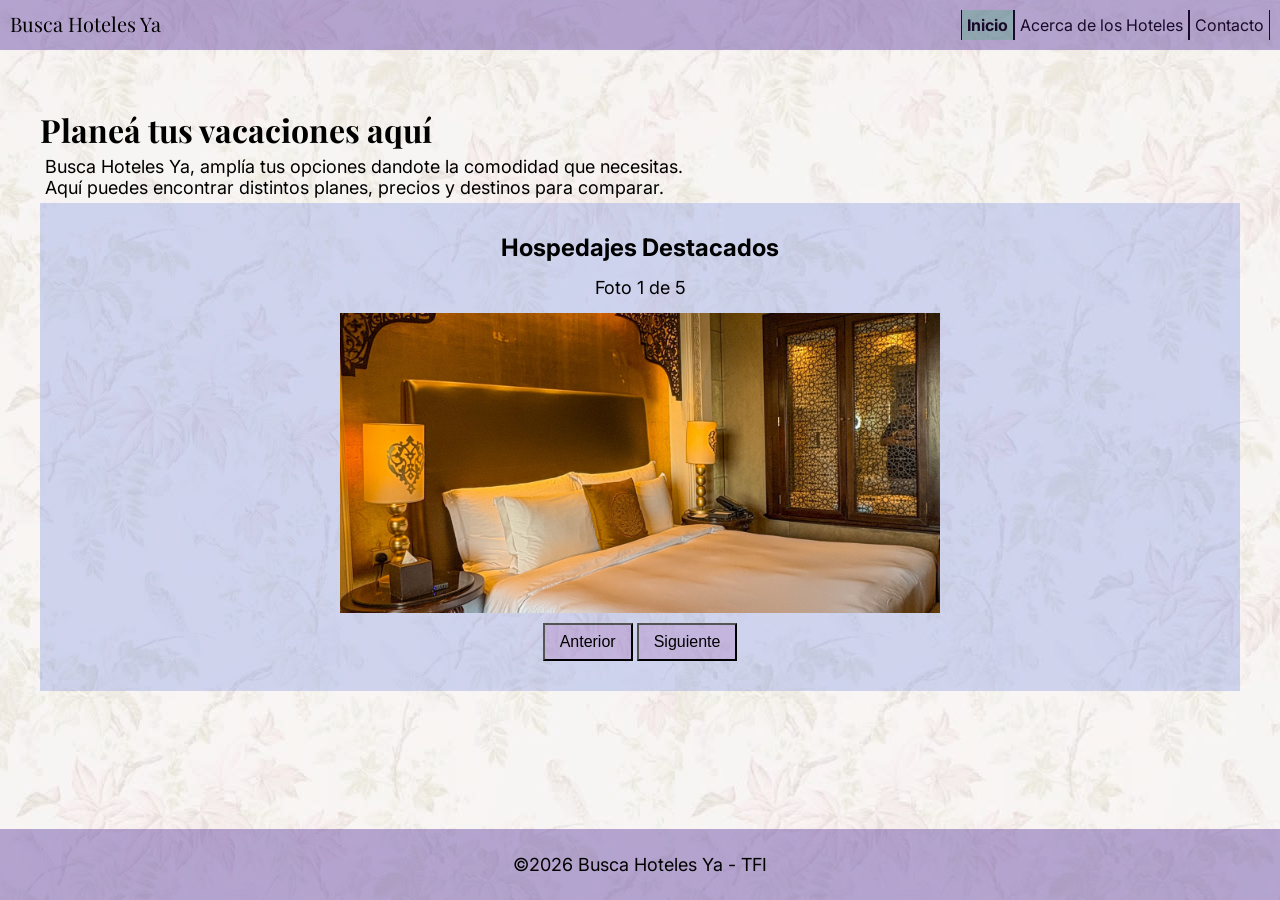
<file: index.html>
<!DOCTYPE html>
<html lang="es">
    <head>
        <meta charset="UTF-8">
        <meta name="viewport" content="width=device-width, initial-scale=1.0">
        <title>Inicio</title>
    <link rel="stylesheet" href="estilos.css">
    <link rel="preconnect" href="https://fonts.googleapis.com">
    <link rel="preconnect" href="https://fonts.gstatic.com" crossorigin>
    <link href="https://fonts.googleapis.com/css2?family=Inter:wght@400;600&family=Playfair+Display:wght@700&display=swap" rel="stylesheet">
    </head>
    <body>
    <header>
      
    <nav>
        <div class="logo"> Busca Hoteles Ya</div>
        <div class="enlaces">
            <a href="index.html" class="activa">Inicio</a>
            <a href="listahoteles.html">Acerca de los Hoteles</a>
            <a href="contacto.html">Contacto</a>
        </div>
    </nav>
</header>
    
<main>
    <div class="titulo"></div>
    <h1> Planeá tus vacaciones aquí</h1>
     
    <p> Busca Hoteles Ya, amplía tus opciones dandote la comodidad que necesitas.<br>
        Aquí puedes encontrar distintos planes, precios y destinos para comparar. </p>

    
    <section class="carrusel">
        <h2> Hospedajes Destacados</h2>
        <p id="contador"></p>
        <img id="imagen" src="./Imagenes/img1.jpg" alt="Img hotel 5 estrellas" >
      <div class="button">
        <button id="anterior" onclick="anterior()"> Anterior </button>
        <button id="siguiente" onclick="siguiente()"> Siguiente </button>
    
         <script src="./js/carrusel.js"></script>
    </div>
    </section>
</main>
    <footer>
        <p>©2026 Busca Hoteles Ya - TFI</p>
    </footer>
</body>
</html>
</file>
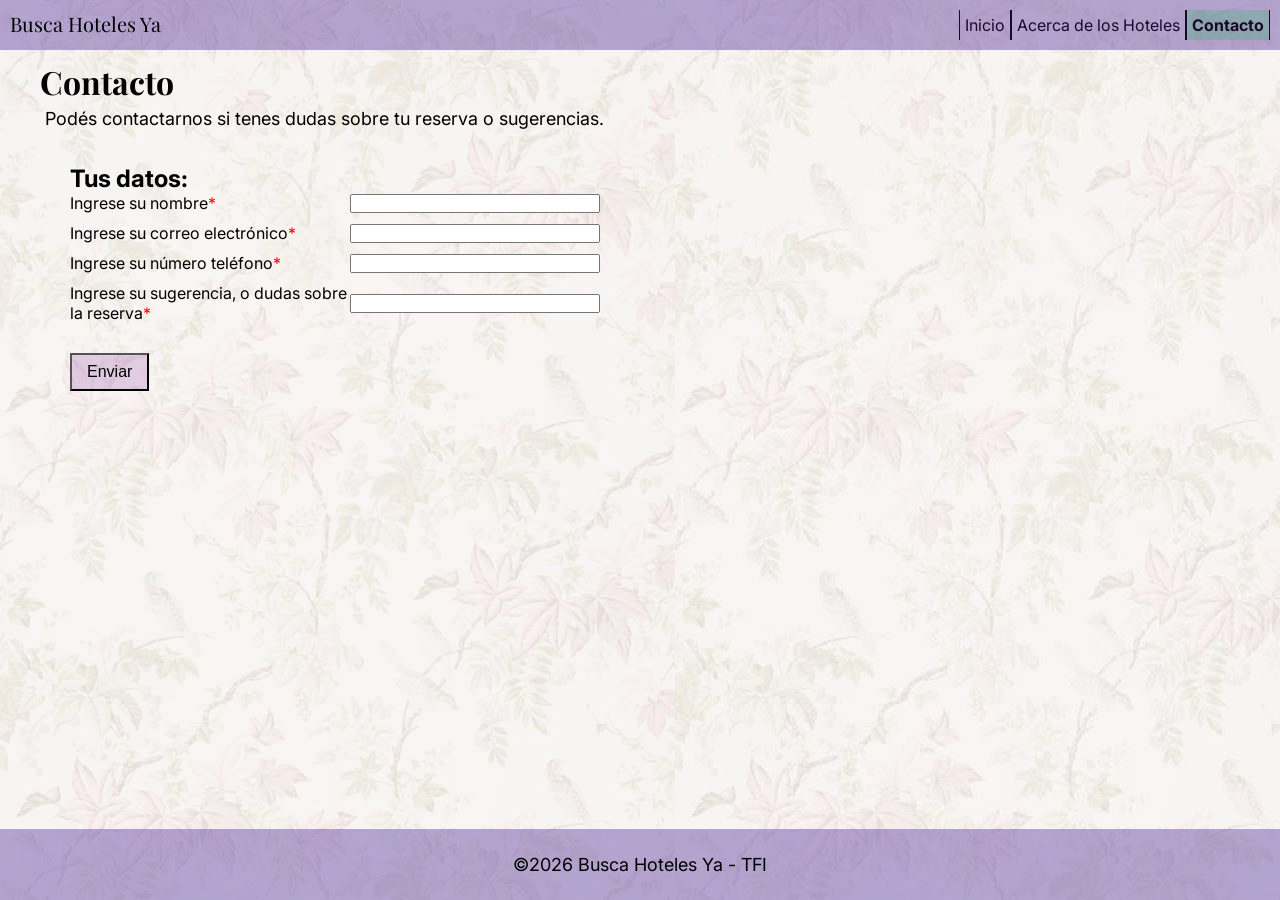
<file: contacto.html>
<!DOCTYPE html>
<html lang="es">
    <head>
         <meta charset="UTF-8">
        <meta name="viewport" content="width=device-width, initial-scale=1.0">
        <title>Contacto</title>
    <link rel="stylesheet" href="estilos.css">
    <link rel="preconnect" href="https://fonts.googleapis.com">
    <link rel="preconnect" href="https://fonts.gstatic.com" crossorigin>
    <link href="https://fonts.googleapis.com/css2?family=Inter:wght@400;600&family=Playfair+Display:wght@700&display=swap" rel="stylesheet">
    </head>

<body>
    <nav>
        <div class="logo"> Busca Hoteles Ya</div>
        <div class="enlaces">
            <a href="index.html">Inicio</a>
            <a href="listahoteles.html">Acerca de los Hoteles</a>
            <a href="contacto.html" class="activa">Contacto</a>
        </div>
    </nav>
    <main>
    <h1> Contacto</h1>
    <p>Podés contactarnos si tenes dudas sobre tu reserva o sugerencias.</p>
    <form action="" name="formContacto" onsubmit="validarForm(event)" novalidate>
        <div class="formulario">
        
        <section>
            <h2>Tus datos:</h2>
        <div class="campo">
            <label for="fname">Ingrese su nombre<span class="obligatorio">*</span></label>
            <input type="text" name="name" id="fname"  value="">
            <span id="errorName" class="error"></span>
        </div>
        <div class="campo">
            <label for="fcorreo">Ingrese su correo electrónico<span class="obligatorio">*</span></label>
            <input type="text" name="correo" id="fcorreo"><br>
            <span id="errorCorreo" class="error"></span>
        </div>
        <div class="campo">
            <label for="ftelefono">Ingrese su número teléfono<span class="obligatorio">*</span></label>
            <input type="tel" name="telefono" id="ftelefono"><br>
            <span id="errorTelefono" class="error"></span>
        </div>
        <div class="campo">
            <label for="fmensaje"> Ingrese su sugerencia, o dudas sobre la reserva<span class="obligatorio">*</span></label>
            <input type="text" name="mensaje" id="fmensaje">
            <span id="errorMensaje" class="error"></span>
        
        
        </div>
        <br>
        <div class="button">
        <button type="submit" >Enviar</button>
        </div>
        </section>
    </form>
</div>
    
    <div id="formResumen" class="resumen"></div> 
</main>
    <footer>
        <p>©2026 Busca Hoteles Ya - TFI</p>
    </footer>
    <script src="./js/formulario.js"></script>
</body>
</html>
</file>
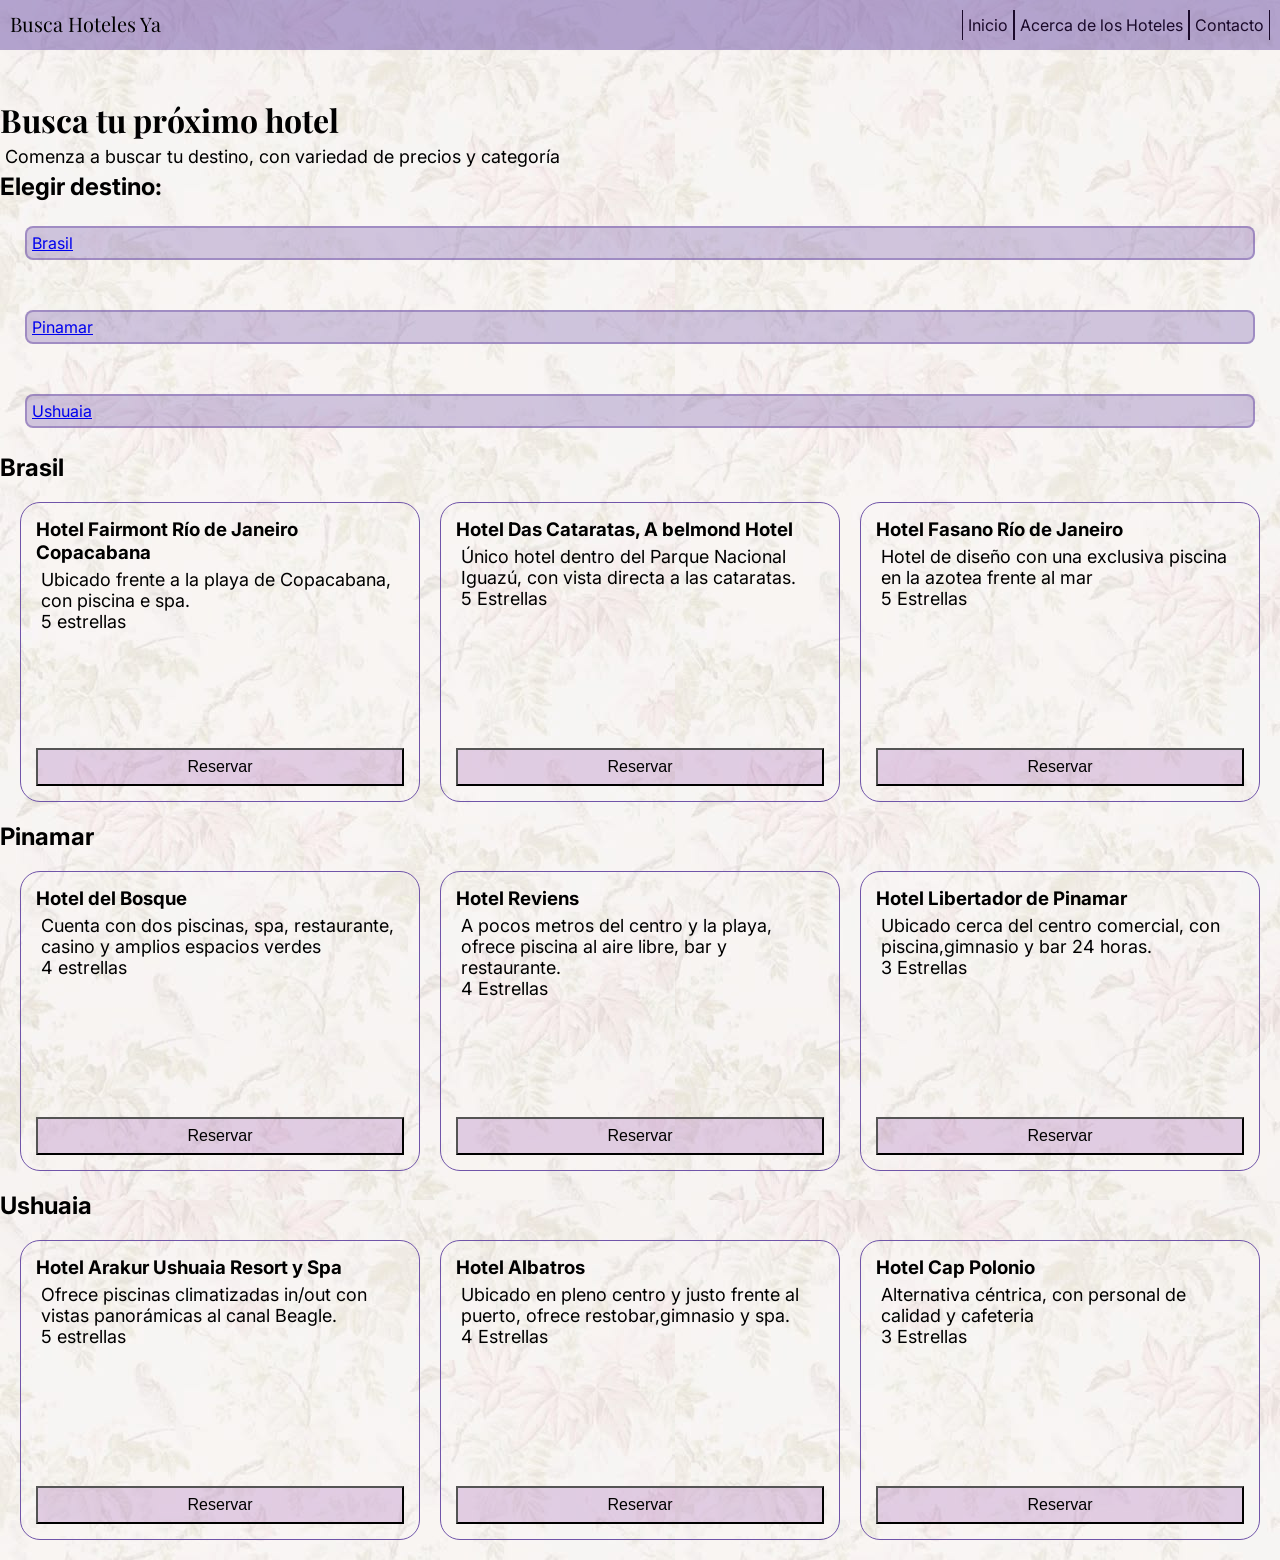
<file: hotelespag2.html>
<!DOCTYPE html>
<html lang="es">
    <head>
        <title> Hoteles</title>
    <link rel="stylesheet" href="estilos.css">
    <link rel="preconnect" href="https://fonts.googleapis.com">
    <link rel="preconnect" href="https://fonts.gstatic.com" crossorigin>
    <link href="https://fonts.googleapis.com/css2?family=Inter:wght@400;600&family=Playfair+Display:wght@700&display=swap" rel="stylesheet">
    </head>

<body>
    <nav>
        <div class="logo"> Busca Hoteles Ya</div>
        <div class="enlaces">
            <a href="iniciopag1.html">Inicio</a>
            <a href="hotelespag2.html">Acerca de los Hoteles</a>
            <a href="">Contacto</a>
        </div>
    </nav>
        <div class="titulo"></div>
    <h1> Busca tu próximo hotel</h1>
     </div>
    <p> Comenza a buscar tu destino, con variedad de precios y categoría </p>
    <h2> Elegir destino:</h2>
    <a href="#brasil" class="boton">Brasil</a>
    <a href="#pinamar" class="boton">Pinamar</a>
    <a href="#ushuaia" class="boton">Ushuaia</a>
   
    
    <div class="subtitulohotel">
    <h2 id="brasil">Brasil</h2>
    </div>

    <div class="hotelcontenedor">
     <div class="hotelcard">
       <h3> Hotel Fairmont Río de Janeiro Copacabana</h3>
       <p> Ubicado frente a la playa de Copacabana, con piscina e spa. <br> 5 estrellas</p>
       <button> Reservar</button>
    </div>

    
    <div class="hotelcard">
    <h3> Hotel Das Cataratas, A belmond Hotel </h3>
    <p> Único hotel dentro del Parque Nacional Iguazú, con vista directa a las cataratas.<br> 5 Estrellas</p>
    <button> Reservar</button>
</div>
    
    <div class="hotelcard">
    <h3> Hotel Fasano Río de Janeiro</h3>
    <p> Hotel de diseño con una exclusiva piscina en la azotea frente al mar<br> 5 Estrellas</p>
    <button> Reservar</button>
</div>
</div>
     <div class="subtitulohotel">
    <h2 id="pinamar">Pinamar</h2>
    </div>
    <div class="hotelcontenedor">
     <div class="hotelcard">
       <h3> Hotel del Bosque</h3>
       <p> Cuenta con dos piscinas, spa, restaurante, casino y amplios espacios verdes <br> 4 estrellas</p>
       <button> Reservar</button>
    </div>

    
    <div class="hotelcard">
    <h3> Hotel Reviens </h3>
    <p> A pocos metros del centro y la playa, ofrece piscina al aire libre, bar y restaurante.<br> 4 Estrellas</p>
    <button> Reservar</button>
</div>
    
    <div class="hotelcard">
    <h3> Hotel Libertador de Pinamar</h3>
    <p> Ubicado cerca del centro comercial, con piscina,gimnasio y bar 24 horas. <br> 3 Estrellas</p>
    <button> Reservar</button>
</div>
</div>
    <div class="subtitulohotel">
    <h2 id="ushuaia">Ushuaia</h2>
    </div>

    <div class="hotelcontenedor">
     <div class="hotelcard">
       <h3> Hotel Arakur Ushuaia Resort y Spa</h3>
       <p> Ofrece piscinas climatizadas in/out con vistas panorámicas al canal Beagle.  <br> 5 estrellas</p>
       <button> Reservar</button>
    </div>

    
    <div class="hotelcard">
    <h3> Hotel Albatros </h3>
    <p> Ubicado en pleno centro y justo frente al puerto, ofrece restobar,gimnasio y spa.<br> 4 Estrellas</p>
    <button> Reservar</button>
</div>
    
    <div class="hotelcard">
    <h3> Hotel Cap Polonio </h3>
    <p> Alternativa céntrica, con personal de calidad y cafeteria <br> 3 Estrellas</p>
    <button> Reservar</button>

</div>
    </body>
</html>
</file>
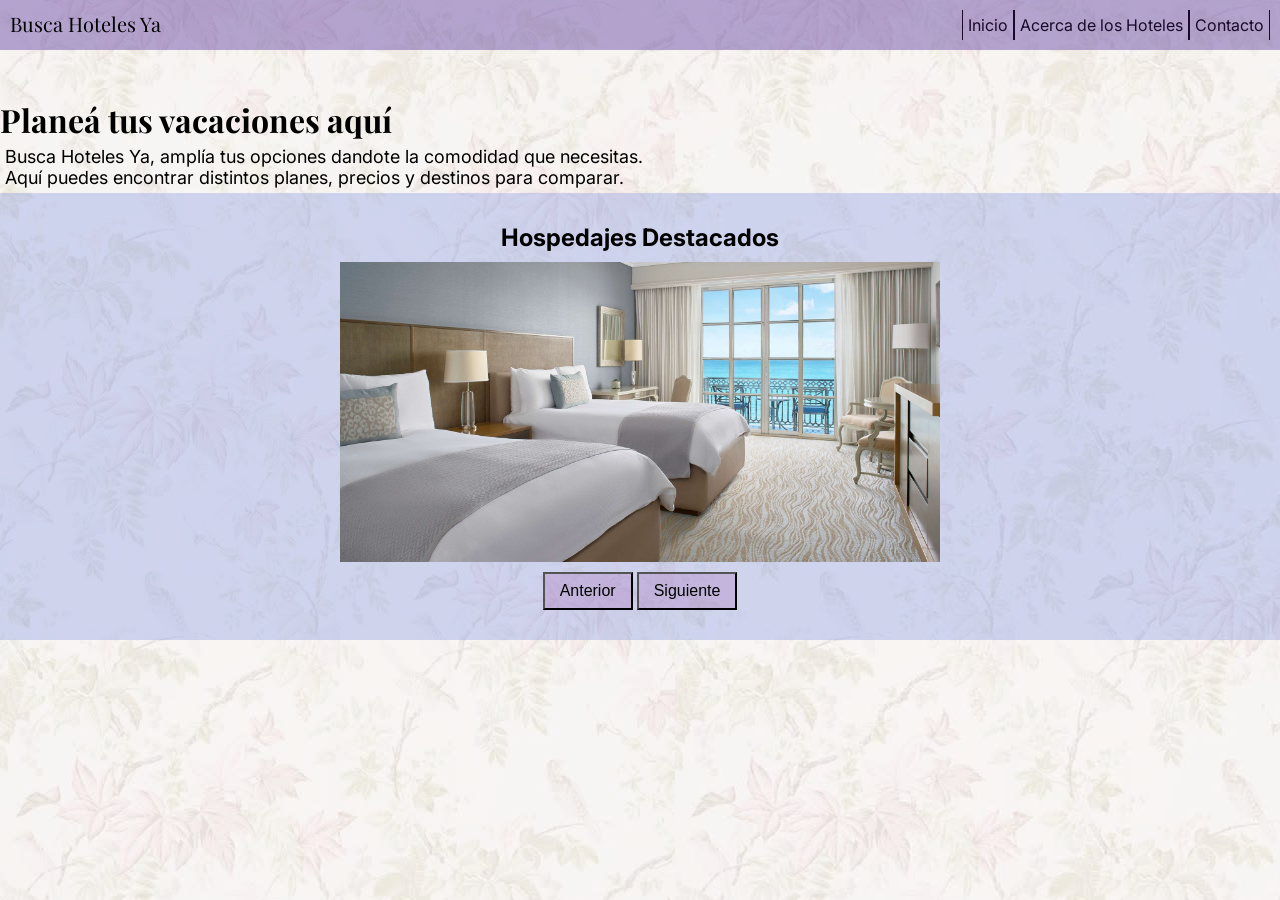
<file: iniciopag1.html>
<!DOCTYPE html>
<html lang="es">
    <head>
        <meta charset="UTF-8">
        <meta name="viewport" content="width=device-width, initial-scale=1.0">
        <title>Inicio</title>
    <link rel="stylesheet" href="estilos.css">
    <link rel="preconnect" href="https://fonts.googleapis.com">
    <link rel="preconnect" href="https://fonts.gstatic.com" crossorigin>
    <link href="https://fonts.googleapis.com/css2?family=Inter:wght@400;600&family=Playfair+Display:wght@700&display=swap" rel="stylesheet">
    </head>
    <body>
    <nav>
        <div class="logo"> Busca Hoteles Ya</div>
        <div class="enlaces">
            <a href="iniciopag1.html" id="activa">Inicio</a>
            <a href="hotelespag2.html" id="activa">Acerca de los Hoteles</a>
            <a href="">Contacto</a>
        </div>
    </nav>
    </body>
    <div class="titulo"></div>
    <h1> Planeá tus vacaciones aquí</h1>
     </div>
    <p> Busca Hoteles Ya, amplía tus opciones dandote la comodidad que necesitas.<br>
        Aquí puedes encontrar distintos planes, precios y destinos para comparar. </p>

    
    <div class="carrusel">
        <h2> Hospedajes Destacados</h2>
        <img id="imagen" src="./imageness/img1.jpg" alt="Imagen 1" width="500px" height="400px">
      <div class="botones">
        <button id="anterior" onclick="anterior()"> Anterior </button>
        <button id="siguiente" onclick="siguiente()"> Siguiente </button>
    </div>
    </div>
    <script src="./carrusel.js"></script>


</html>
</file>
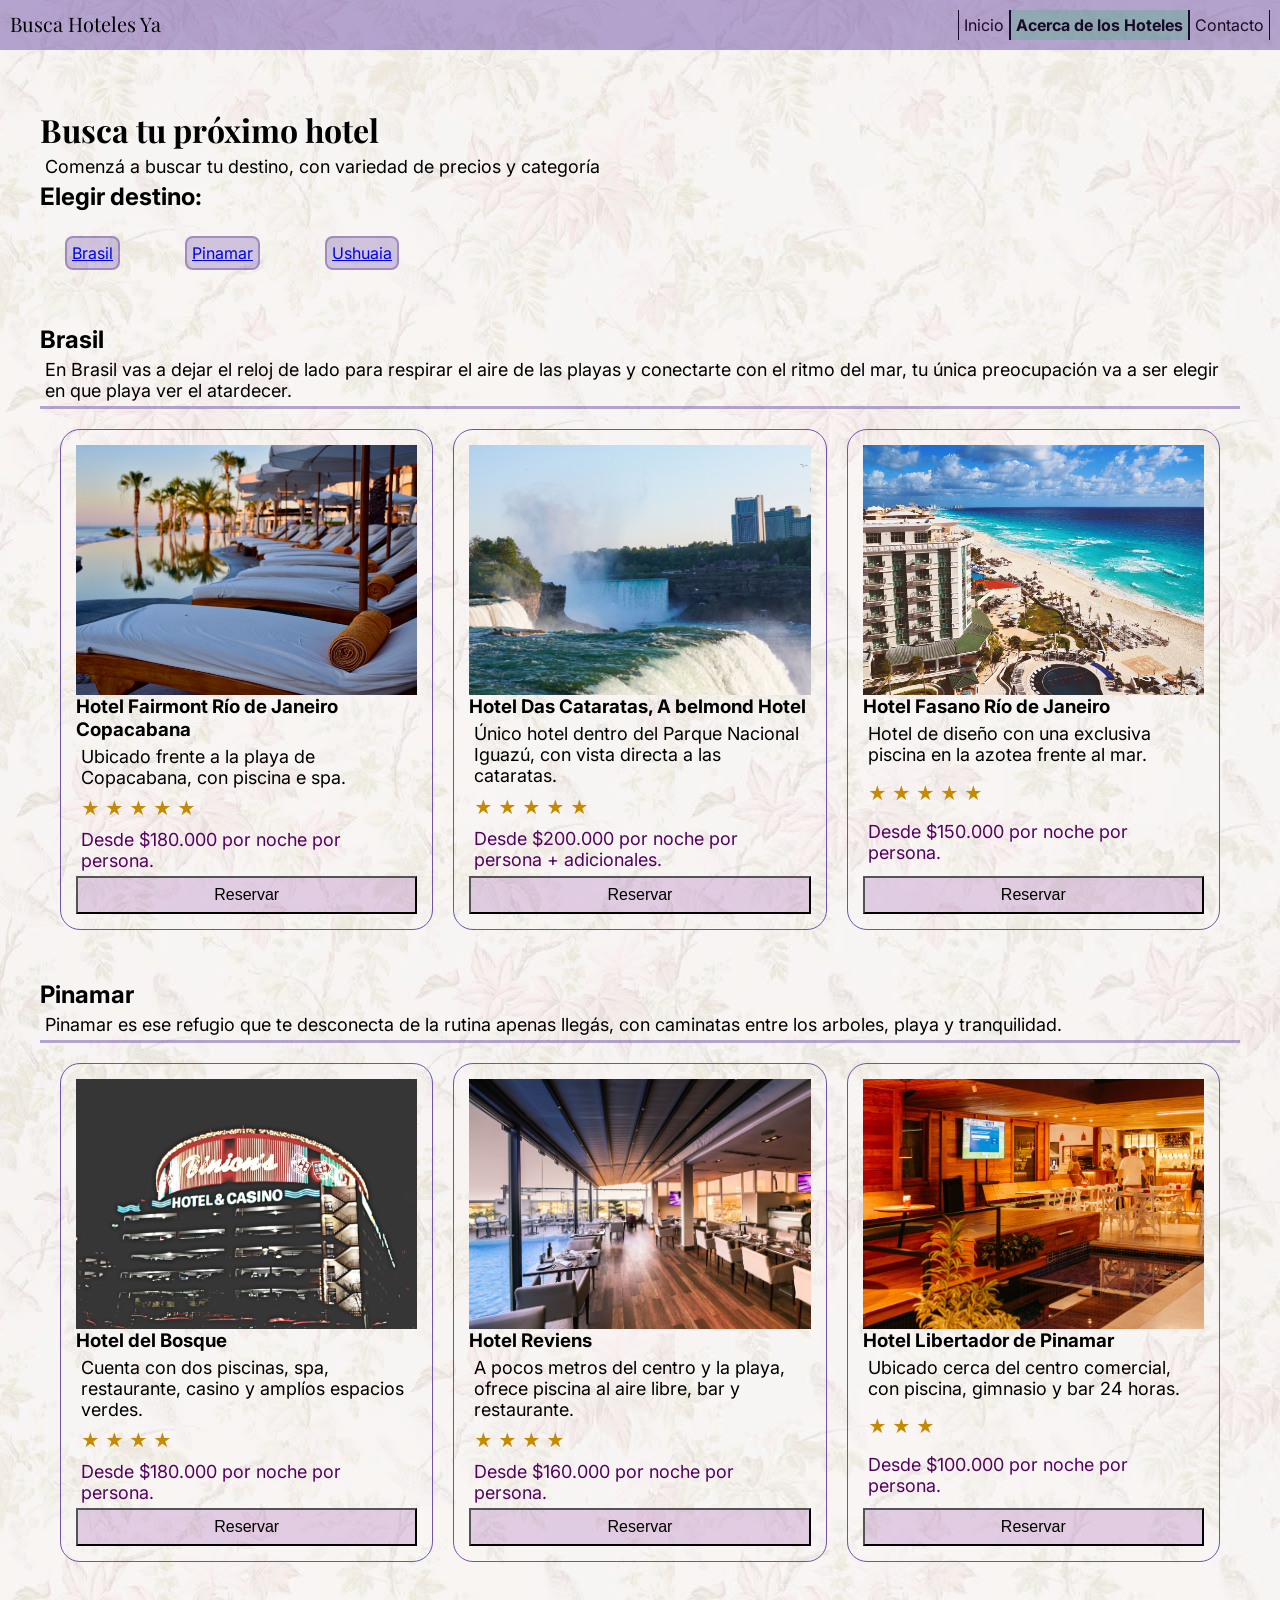
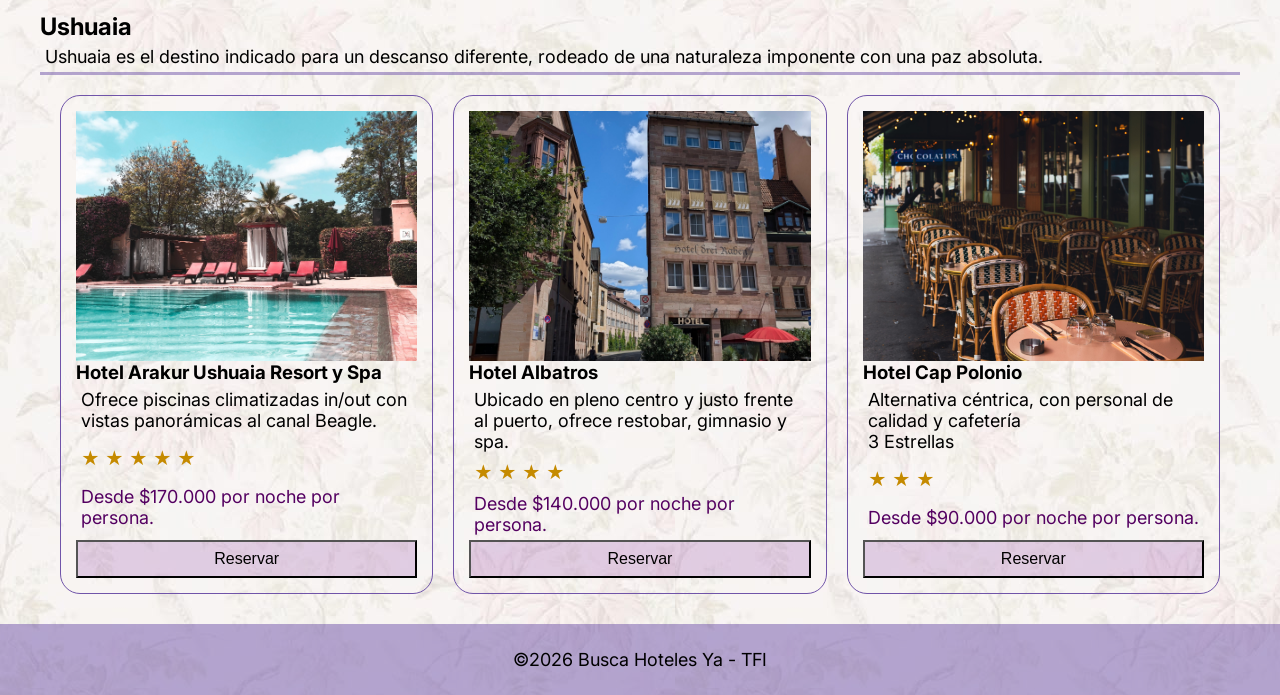
<file: listahoteles.html>
<!DOCTYPE html>
<html lang="es">
    <head>
         <meta charset="UTF-8">
        <meta name="viewport" content="width=device-width, initial-scale=1.0">
        <title> Hoteles</title>
    <link rel="stylesheet" href="estilos.css">
    <link rel="preconnect" href="https://fonts.googleapis.com">
    <link rel="preconnect" href="https://fonts.gstatic.com" crossorigin>
    <link href="https://fonts.googleapis.com/css2?family=Inter:wght@400;600&family=Playfair+Display:wght@700&display=swap" rel="stylesheet">
    </head>

<body>
    <nav>
        <div class="logo"> Busca Hoteles Ya</div>
        <div class="enlaces">
            <a href="index.html">Inicio</a>
            <a href="listahoteles.html" class="activa">Acerca de los Hoteles</a>
            <a href="contacto.html">Contacto</a>
        </div>
    </nav>
    <main>
        <div class="titulo"></div>
    <h1> Busca tu próximo hotel</h1>
    <p> Comenzá a buscar tu destino, con variedad de precios y categoría </p>
    
    
    <h2> Elegir destino:</h2>
    <div class="destinos">
    <a href="#brasil" class="boton">Brasil</a>
    <a href="#pinamar" class="boton">Pinamar</a>
    <a href="#ushuaia" class="boton">Ushuaia</a>
    </div>
    
    
    <section>
    <div class="subtitulodestino">
    <h2 id="brasil">Brasil</h2>
    <p>En Brasil vas a dejar el reloj de lado para respirar el aire de las playas y conectarte con el ritmo del mar, tu única preocupación va a ser elegir en que playa ver el atardecer.</p>
    </div>

    <div class="hotelcontenedor">
     
        <article class="hotelcard">
            <img src="./Imagenes/hotel1.jpg" alt="Hotel frente a la playa, con palmeras y paisaje">
       <h3> Hotel Fairmont Río de Janeiro Copacabana</h3>
       <p> Ubicado frente a la playa de Copacabana, con piscina e spa.</p>
       <p class="estrellas">&#9733 &#9733 &#9733 &#9733 &#9733</p>
       <p class="precio">Desde $180.000 por noche por persona.</p>
       <button> Reservar</button>
    </article>

    
    <article class="hotelcard">
        <img src="./Imagenes/hotel2.jpg" alt="Hotel con vista a las cataratas">
    <h3> Hotel Das Cataratas, A belmond Hotel </h3>
    <p> Único hotel dentro del Parque Nacional Iguazú, con vista directa a las cataratas.</p>
    <p class="estrellas">&#9733 &#9733 &#9733 &#9733 &#9733</p>
    <p class="precio"> Desde $200.000 por noche por persona + adicionales.</p>
    <button> Reservar</button>
</article>
    
    <article class="hotelcard">
        <img src="./Imagenes/hotel3.jpg" alt="Hotel con azotea y vista al mar">
    <h3> Hotel Fasano Río de Janeiro</h3> 
    <p> Hotel de diseño con una exclusiva piscina en la azotea frente al mar.</p>
    <p class="estrellas">&#9733 &#9733 &#9733 &#9733 &#9733</p>
    <p class="precio"> Desde $150.000 por noche por persona.</p>
    <button> Reservar</button>
</article>
</div>
     <div class="subtitulodestino">
    <h2 id="pinamar">Pinamar</h2>
    <p>Pinamar es ese refugio que te desconecta de la rutina apenas llegás, con caminatas entre los arboles, playa y tranquilidad.</p>

    </div>
    
    <div class="hotelcontenedor">
     <article class="hotelcard">
        <img src="./Imagenes/hotel4.jpg" alt="Hotel con casino">
       <h3> Hotel del Bosque</h3>
       <p> Cuenta con dos piscinas, spa, restaurante, casino y amplíos espacios verdes.</p>
       <p class="estrellas">&#9733 &#9733 &#9733 &#9733 </p>
       <p class="precio"> Desde $180.000 por noche por persona.</p>
       <button> Reservar</button>
    </article>

    
    <article class="hotelcard">
    <img src="./Imagenes/hotel5.jpg" alt="Hotel con piscina y bar,restaurante">
     <h3> Hotel Reviens </h3>
    <p> A pocos metros del centro y la playa, ofrece piscina al aire libre, bar y restaurante.</p>
    <p class="estrellas">&#9733 &#9733 &#9733 &#9733 </p>
    <p class="precio">Desde $160.000 por noche por persona.</p>
    <button> Reservar</button>
</article>
    
    <article class="hotelcard">
        <img src="./Imagenes/hotel6.jpg" alt="Hotel con bar 24/7">
    <h3> Hotel Libertador de Pinamar</h3>
    <p> Ubicado cerca del centro comercial, con piscina, gimnasio y bar 24 horas.</p>
    <p class="estrellas">&#9733 &#9733 &#9733 </p>
    <p class="precio">Desde $100.000 por noche por persona.</p>
    <button> Reservar</button>
</article>
</div>
    <div class="subtitulodestino">
    <h2 id="ushuaia">Ushuaia</h2>
    <p>Ushuaia es el destino indicado para un descanso diferente, rodeado de una naturaleza imponente con una paz absoluta.</p>
    </div>

    <div class="hotelcontenedor">
     <article class="hotelcard">
        <img src="./Imagenes/hotel7.jpg" alt="Hotel con piscina climatizada">
       <h3> Hotel Arakur Ushuaia Resort y Spa</h3>
       <p> Ofrece piscinas climatizadas in/out con vistas panorámicas al canal Beagle.</p>
       <p class="estrellas">&#9733 &#9733 &#9733 &#9733 &#9733</p>
       <p class="precio">Desde $170.000 por noche por persona.</p>
      
       <button> Reservar</button>
    </article>

    
    <article class="hotelcard">
        <img src="./Imagenes/hotel8.jpg" alt="Hotel en el centro">
    <h3> Hotel Albatros </h3>
    <p> Ubicado en pleno centro y justo frente al puerto, ofrece restobar, gimnasio y spa.</p>
    <p class="estrellas">&#9733 &#9733 &#9733 &#9733 </p>
    <p class="precio">Desde $140.000 por noche por persona.</p>
    <button> Reservar</button>
</article>
    
    <article class="hotelcard">
        <img src="./Imagenes/hotel9.jpg" alt="Hotel con cafetería">
    <h3> Hotel Cap Polonio </h3>
    <p> Alternativa céntrica, con personal de calidad y cafetería <br> 3 Estrellas</p>
    <p class="estrellas">&#9733 &#9733 &#9733 </p>
    <p class="precio">Desde $90.000 por noche por persona.</p>
    <button> Reservar</button>
    </article>
</section>
</div>
</div>
</main>
<footer>
        <p>©2026 Busca Hoteles Ya - TFI</p>
    </footer>
    </body>
</html>
</file>
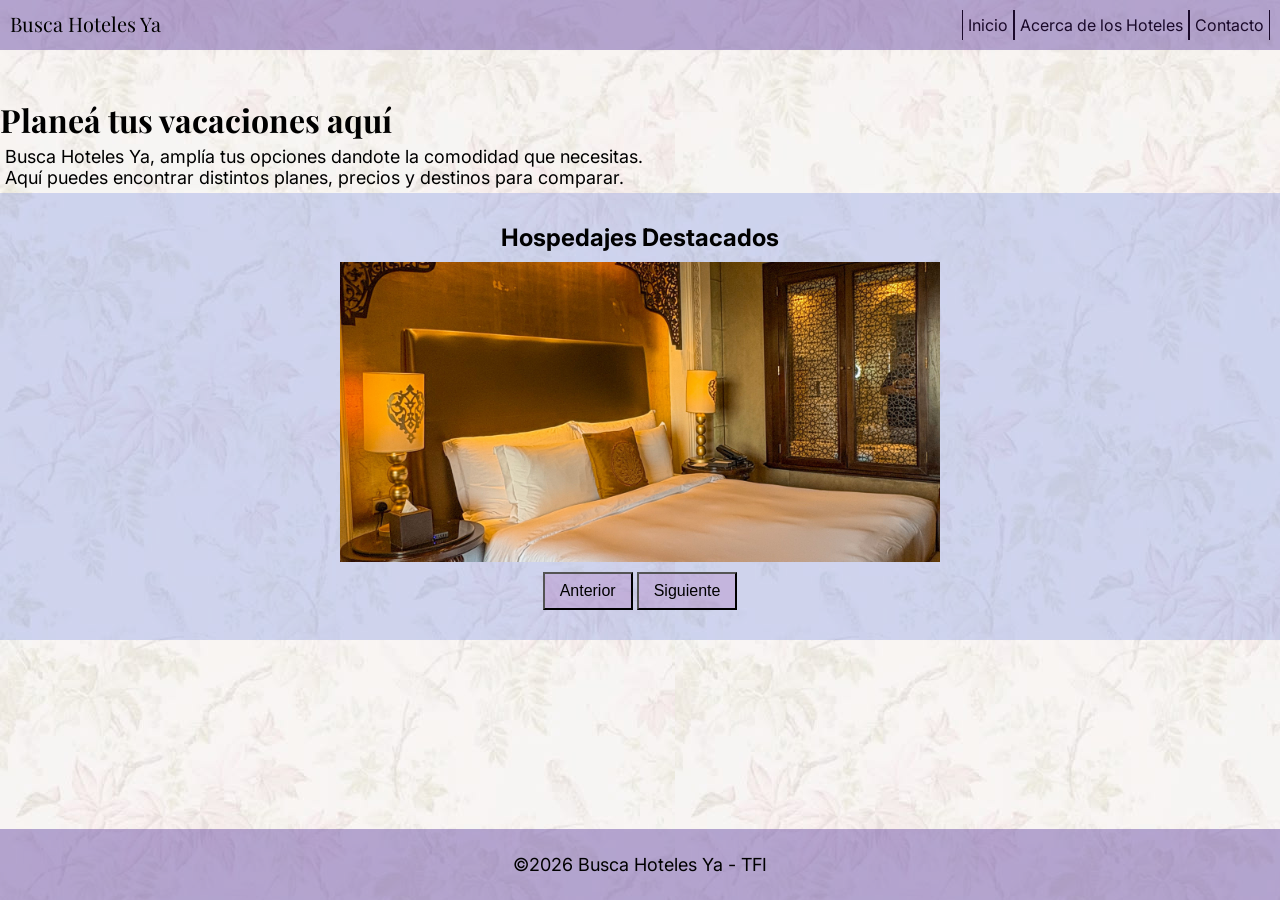
<file: pag1.html>
<!DOCTYPE html>
<html lang="es">
    <head>
        <meta charset="UTF-8">
        <meta name="viewport" content="width=device-width, initial-scale=1.0">
        <title>Inicio</title>
    <link rel="stylesheet" href="estilos.css">
    <link rel="preconnect" href="https://fonts.googleapis.com">
    <link rel="preconnect" href="https://fonts.gstatic.com" crossorigin>
    <link href="https://fonts.googleapis.com/css2?family=Inter:wght@400;600&family=Playfair+Display:wght@700&display=swap" rel="stylesheet">
    </head>
    <body>
    <nav>
        <div class="logo"> Busca Hoteles Ya</div>
        <div class="enlaces">
            <a href="pag1.html" id="activa">Inicio</a>
            <a href="pag2.html" id="activa">Acerca de los Hoteles</a>
            <a href="pag3.html">Contacto</a>
        </div>
    </nav>
   

    <div class="titulo"></div>
    <h1> Planeá tus vacaciones aquí</h1>
     
    <p> Busca Hoteles Ya, amplía tus opciones dandote la comodidad que necesitas.<br>
        Aquí puedes encontrar distintos planes, precios y destinos para comparar. </p>

    
    <div class="carrusel">
        <h2> Hospedajes Destacados</h2>
        <img id="imagen" src="./imageness/img1.jpg" alt="Imagen 1" width="500px" height="400px">
      <div class="botones">
        <button id="anterior" onclick="anterior()"> Anterior </button>
        <button id="siguiente" onclick="siguiente()"> Siguiente </button>
    
    <script src="./js/carrusel.js"></script>
    </div>
    </div>
    <footer>
        <p>©2026 Busca Hoteles Ya - TFI</p>
    </footer>
</body>
</html>
</file>
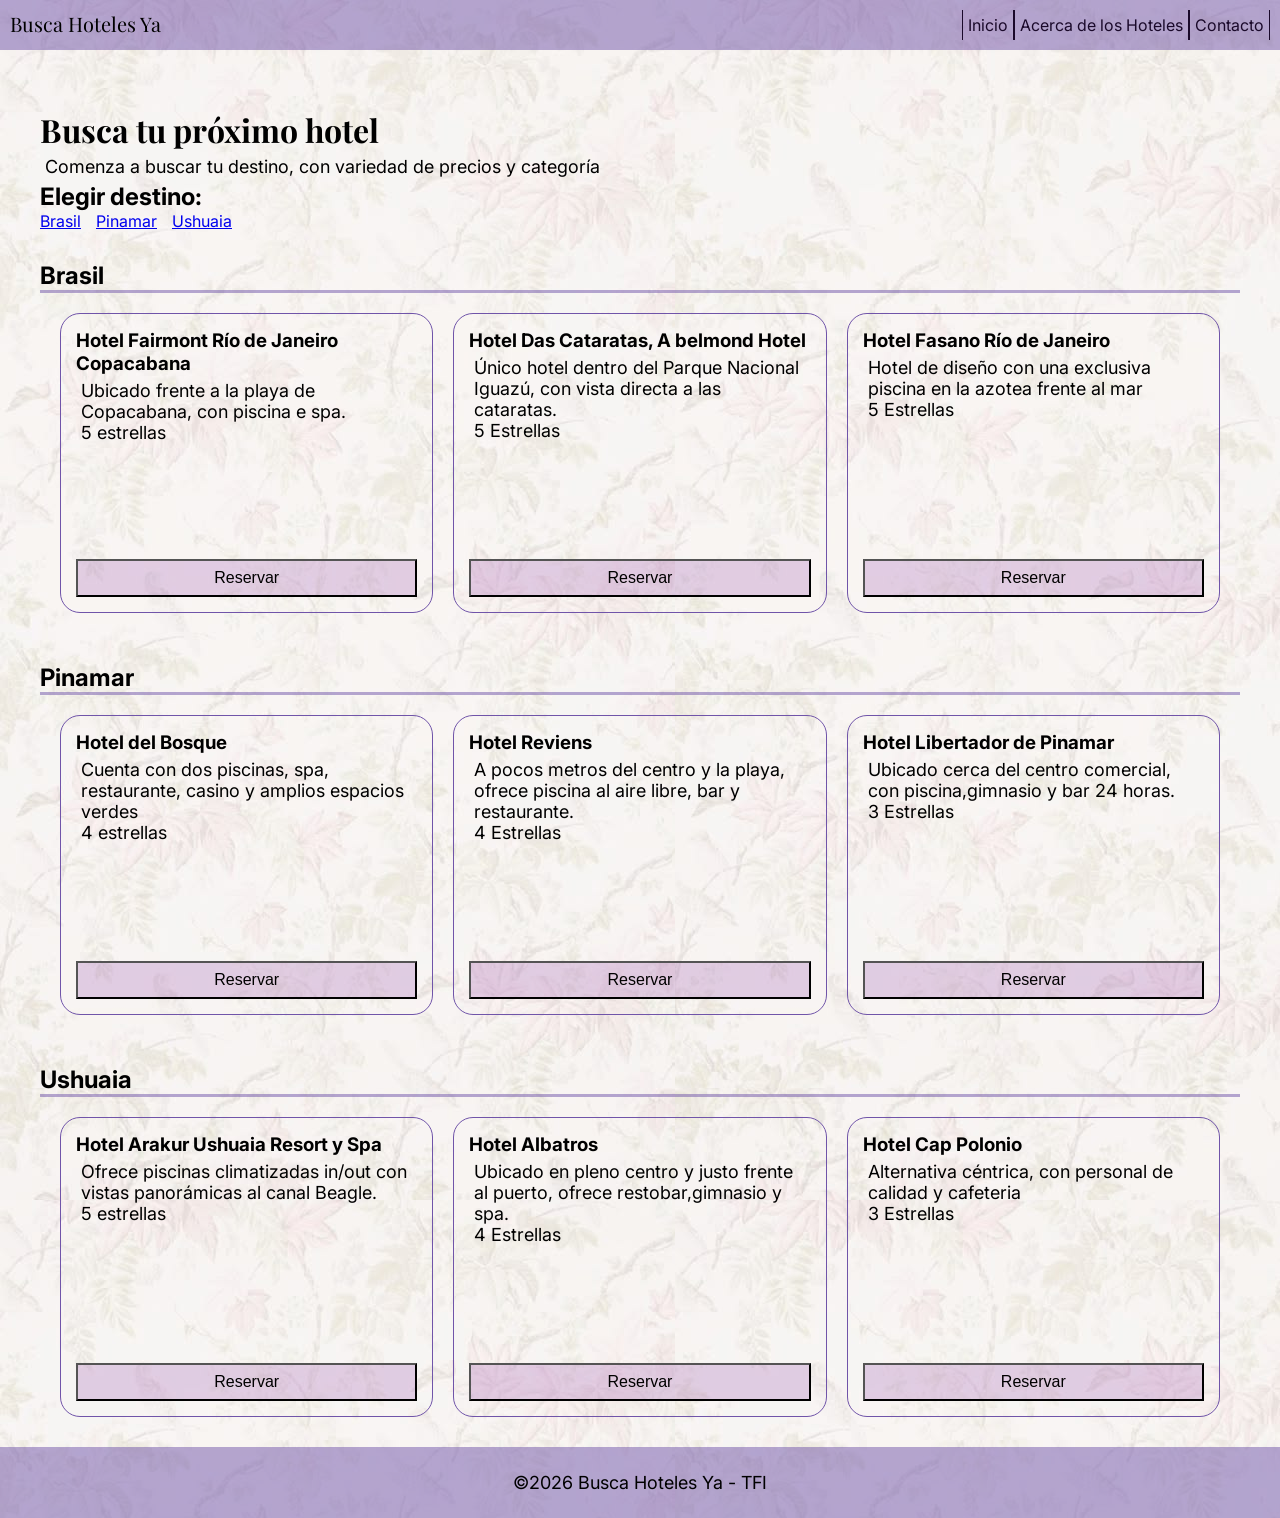
<file: pag2.html>
<!DOCTYPE html>
<html lang="es">
    <head>
        <title> Hoteles</title>
    <link rel="stylesheet" href="estilos.css">
    <link rel="preconnect" href="https://fonts.googleapis.com">
    <link rel="preconnect" href="https://fonts.gstatic.com" crossorigin>
    <link href="https://fonts.googleapis.com/css2?family=Inter:wght@400;600&family=Playfair+Display:wght@700&display=swap" rel="stylesheet">
    </head>

<body>
    <nav>
        <div class="logo"> Busca Hoteles Ya</div>
        <div class="enlaces">
            <a href="index.html">Inicio</a>
            <a href="pag2.html">Acerca de los Hoteles</a>
            <a href="pag3.html">Contacto</a>
        </div>
    </nav>
    <main>
        <div class="titulo"></div>
    <h1> Busca tu próximo hotel</h1>
     </div>
    <p> Comenza a buscar tu destino, con variedad de precios y categoría </p>
    
    
    <h2> Elegir destino:</h2>
    <div class="destinos">
    <a href="#brasil" id="boton">Brasil</a>
    <a href="#pinamar" id="boton">Pinamar</a>
    <a href="#ushuaia" id="boton">Ushuaia</a>
    </div>
    
    
    <section>
    <div class="subtitulodestino">
    <h2 id="brasil">Brasil</h2>
    </div>

    <div class="hotelcontenedor">
     
        <article class="hotelcard">
       <h3> Hotel Fairmont Río de Janeiro Copacabana</h3>
       <p> Ubicado frente a la playa de Copacabana, con piscina e spa. <br> 5 estrellas</p>
       <button> Reservar</button>
    </article>

    
    <article class="hotelcard">
    <h3> Hotel Das Cataratas, A belmond Hotel </h3>
    <p> Único hotel dentro del Parque Nacional Iguazú, con vista directa a las cataratas.<br> 5 Estrellas</p>
    <button> Reservar</button>
</article>
    
    <article class="hotelcard">
    <h3> Hotel Fasano Río de Janeiro</h3>
    <p> Hotel de diseño con una exclusiva piscina en la azotea frente al mar<br> 5 Estrellas</p>
    <button> Reservar</button>
</article>
</div>
     <div class="subtitulodestino">
    <h2 id="pinamar">Pinamar</h2>
    </div>
    
    <div class="hotelcontenedor">
     <article class="hotelcard">
       <h3> Hotel del Bosque</h3>
       <p> Cuenta con dos piscinas, spa, restaurante, casino y amplios espacios verdes <br> 4 estrellas</p>
       <button> Reservar</button>
    </article>

    
    <article class="hotelcard">
    <h3> Hotel Reviens </h3>
    <p> A pocos metros del centro y la playa, ofrece piscina al aire libre, bar y restaurante.<br> 4 Estrellas</p>
    <button> Reservar</button>
</article>
    
    <article class="hotelcard">
    <h3> Hotel Libertador de Pinamar</h3>
    <p> Ubicado cerca del centro comercial, con piscina,gimnasio y bar 24 horas. <br> 3 Estrellas</p>
    <button> Reservar</button>
</article>
</div>
    <div class="subtitulodestino">
    <h2 id="ushuaia">Ushuaia</h2>
    </div>

    <div class="hotelcontenedor">
     <article class="hotelcard">
       <h3> Hotel Arakur Ushuaia Resort y Spa</h3>
       <p> Ofrece piscinas climatizadas in/out con vistas panorámicas al canal Beagle.  <br> 5 estrellas</p>
       <button> Reservar</button>
    </article>

    
    <article class="hotelcard">
    <h3> Hotel Albatros </h3>
    <p> Ubicado en pleno centro y justo frente al puerto, ofrece restobar,gimnasio y spa.<br> 4 Estrellas</p>
    <button> Reservar</button>
</article>
    
    <article class="hotelcard">
    <h3> Hotel Cap Polonio </h3>
    <p> Alternativa céntrica, con personal de calidad y cafeteria <br> 3 Estrellas</p>
    <button> Reservar</button>
    
</section>
</div>
</div>
</main>
<footer>
        <p>©2026 Busca Hoteles Ya - TFI</p>
    </footer>
    </body>
</html>
</file>
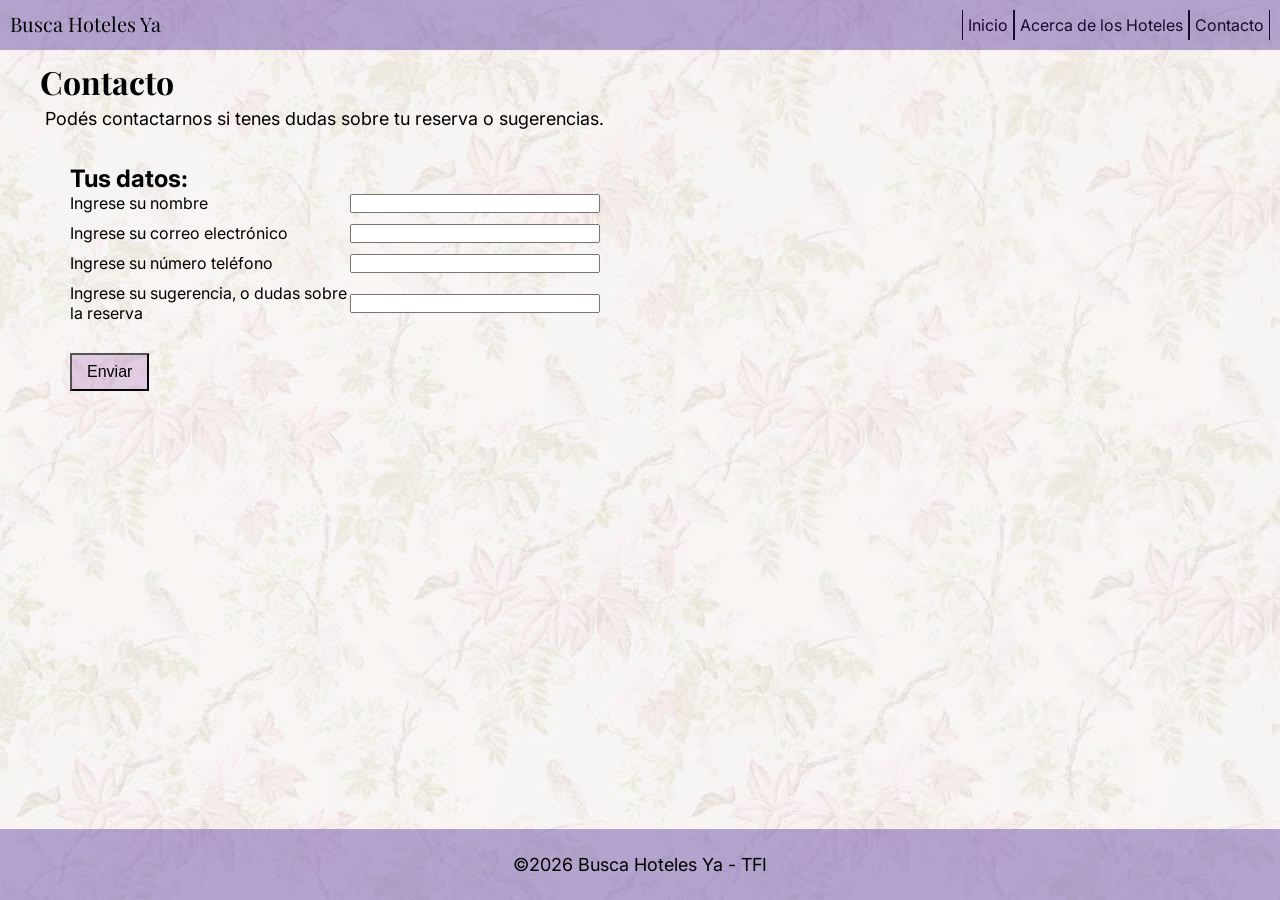
<file: pag3.html>
<!DOCTYPE html>
<html lang="es">
    <head>
        <title>Contacto</title>
    <link rel="stylesheet" href="estilos.css">
    <link rel="preconnect" href="https://fonts.googleapis.com">
    <link rel="preconnect" href="https://fonts.gstatic.com" crossorigin>
    <link href="https://fonts.googleapis.com/css2?family=Inter:wght@400;600&family=Playfair+Display:wght@700&display=swap" rel="stylesheet">
    </head>

<body>
    <nav>
        <div class="logo"> Busca Hoteles Ya</div>
        <div class="enlaces">
            <a href="index.html">Inicio</a>
            <a href="pag2.html">Acerca de los Hoteles</a>
            <a href="pag3.html">Contacto</a>
        </div>
    </nav>
    <main>
    <h1> Contacto</h1>
    <p>Podés contactarnos si tenes dudas sobre tu reserva o sugerencias.</p>
    <form action="" name="formContacto" onsubmit="validarForm(event)" novalidate>
        <div class="formulario">
        
        <section>
            <h2>Tus datos:</h2>
        <div class="campo">
            <label for="fname">Ingrese su nombre</label>
            <input type="text" name="name" id="fname"  value="">
            <span id="errorName" class="error"></span>
        </div>
        <div class="campo">
            <label for="fcorreo">Ingrese su correo electrónico</label>
            <input type="text" name="correo" id="fcorreo"><br>
            <span id="errorCorreo" class="error"></span>
        </div>
        <div class="campo">
            <label for="ftelefono">Ingrese su número teléfono</label>
            <input type="tel" name="telefono" id="ftelefono"><br>
            <span id="errorTelefono" class="error"></span>
        </div>
        <div class="campo">
            <label for="fmensaje"> Ingrese su sugerencia, o dudas sobre la reserva</label>
            <input type="text" name="mensaje" id="fmensaje">
            <span id="errorMensaje" class="error"></span>
        
        
        </div>
        <br>
        <div class="button">
        <button type="submit" >Enviar</button>
        </div>
        </section>
    </form>
</div>
    
    <div id="formResumen" class="resumen"></div> 
</main>
    <footer>
        <p>©2026 Busca Hoteles Ya - TFI</p>
    </footer>
    <script src="./js/formulario.js"></script>
</body>
</html>
</file>
<file: estilos.css>
*{
    margin:0;
    padding: 0;
    box-sizing:border-box;

}
nav{
    display:flex;
    padding:10px;
    background-color:rgba(112, 84, 169,0.5);
}
div.logo{
    font-size: 20px;
    flex-basis:200px;

}
.titulo {
  padding: 24px;
  margin: 0;
}
.enlaces{
    flex:1;
    display: flex;
    justify-content:flex-end;
}
.enlaces>a{
    border-width: 0px 1px;
    border-style:solid;
    padding: 5px;
    text-decoration: none;
    color: rgb(26, 9, 42);
}
.enlaces >a:hover{
color: rgba(130,0,0,1);
font-style: italic;
}
.activa{
    font-weight: bold;
    background-color: rgba(60, 179, 113,0.3);
}

main {
  flex: 1;
  padding: 10px 40px;

}
.logo,h1{
    font-family: 'Playfair Display', serif;
}
 .carrusel{
    display: flex;
    flex-direction: column;
    align-items: center;
    gap: 10px;
    padding: 30px;
    background-color: rgba(111, 133, 222,0.3);
    
 }
 .carrusel img{
    max-width: 600px;
    width: 100%;
    height: 300px;
    object-fit: cover;
 }
 
  .boton {
   
    background-color:rgba(112, 84, 169,0.3);
    margin: 25px;
    border: 2px solid rgba(112, 84, 169,0.5);
    border-radius: 8px;
    padding: 5px;
    }
    .destinos{
        display: flex;
        gap:15px;
    }
  .hotelcard{
    display:flex;
    flex-direction: column;
    border: 1px solid rgb(112, 84, 169);
    max-width: 500px;
    min-height: 300px;
     width: 33.33%;
    padding: 15px;
    box-sizing: border-box;
    overflow: hidden;
    border-radius: 20px;
}
.hotelcard img{
    width: 100%;
    height: 250px;
    object-fit: cover;

}
  .hotelcard p {
    flex-grow:1;
  }
.hotelcard .estrellas{
   color: #c58a00;

}
.precio{
color: rgb(84, 0, 97);

}
  .hotelcontenedor{
    display: flex;
    gap: 20px;
    padding: 20px;
    justify-content: space-between;
}
.subtitulodestino{
    display: flex;
    flex-direction: column;
    margin-top: 30px;
    border-bottom: 3px solid rgba(112, 84, 169,0.5);
}
    body{
    min-height: 100vh;
    display: flex;
    flex-direction: column;
    font-family: 'Inter', sans-serif;
    background-image: url('./Imagenes/fondo1.jpeg');
}
footer{
    background-color:rgba(112, 84, 169,0.5);
    padding: 20px;
    text-align: center;
    margin-top: auto;
    
}
.error{
     color: red;
}
.formulario{
    padding: 30px;
}
.resumen{
    background-color: rgba(60, 179, 113,0.3);
    border-radius: 10px;
    padding: 20px;
    margin: 10px 0;
    max-width: 350px;
   display: none;
}

.resumen h2 {
  margin-top: 0;
}
p{
    margin:5px;
    font-size: 18px;
}
button{
 padding: 8px 15px;
 font-size: 1rem;
 background-color:rgba(168, 109, 187, 0.3);
}
.campo {
    display: flex;
    align-items: center;
    margin-bottom: 10px;
}

.campo label {
    width: 280px;
}

.campo input {
    width: 250px;
    box-sizing: border-box;
}
.obligatorio{
    color: red;
}
  
@media (max-width: 600px) {
  .hotelcontenedor {
    flex-direction: column;
  }

  .hotelcard {
    width: 100%;
    max-width: none;
  }

    .campo{
    flex-direction: column;
  }
    .campo label{
    width: 100%;
  }
    .campo input{
        width: 98%;
    }
}
</file>
